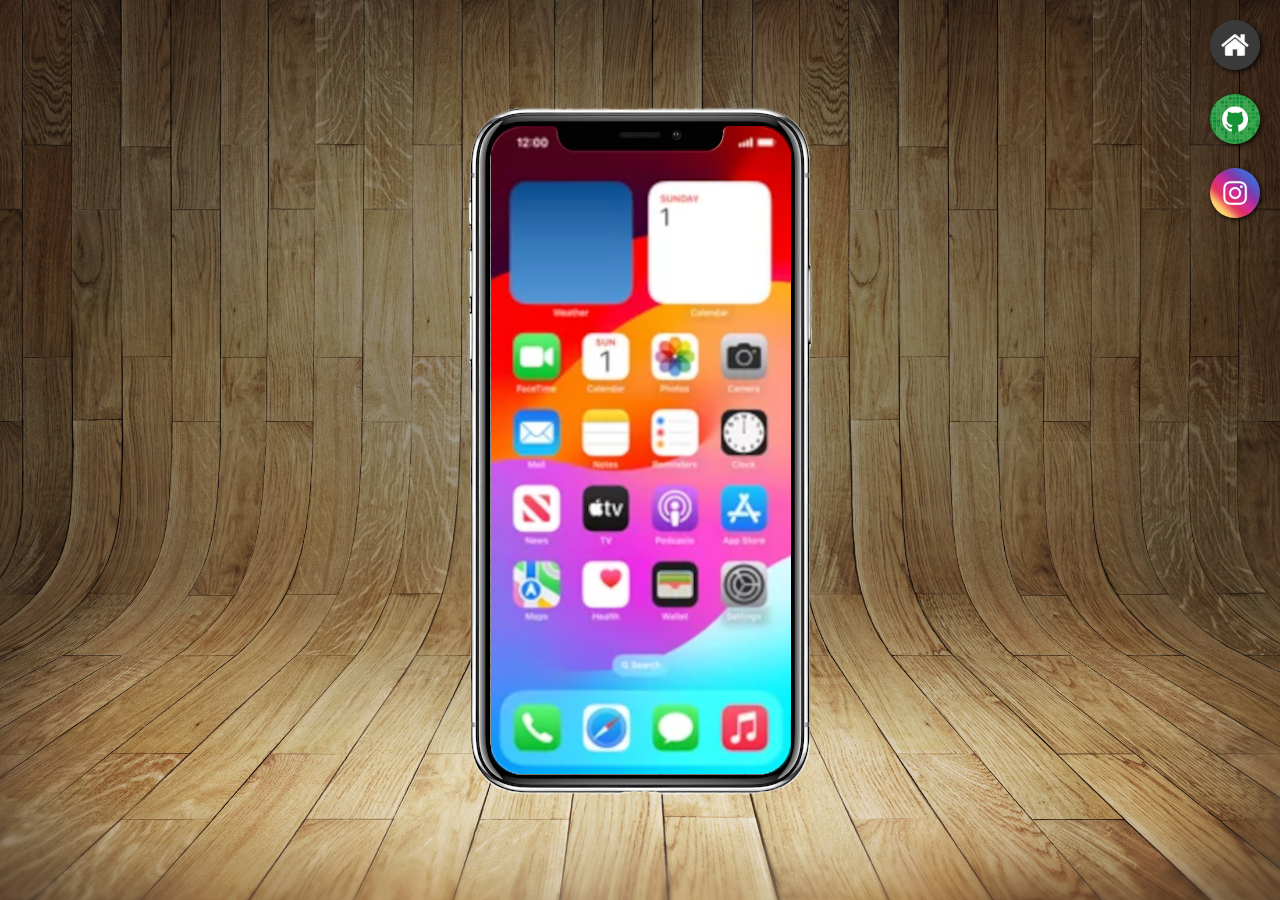
<file: index.html>
<!DOCTYPE html>
<html lang="pt-br">
<head>
    <meta charset="UTF-8">
    <meta name="viewport" content="width=device-width, initial-scale=1.0">
    <link rel="shortcut icon" href="favicon.ico" type="image/x-icon">
    <link rel="stylesheet" href="styles/style.css">
    <title>Projeto Redes Sociais</title>
</head>
<body>
    <main>
        <section id="telefone">
            <iframe src="home.html" name="tela" id="tela" frameborder="0">
                Seu navegador não é compatível com esse recurso.
            </iframe>
        </section>
        <section id="redes-sociais">
            <a href="./home.html" target="tela"><img src="./imagens/logo-home.jpg" alt="Home"></a>
            <br>
            <a href="./github.html" target="tela"><img src="./imagens/logo-github.jpg" alt="GitHub"></a>
            <br>
            <a href="./instagram.html" target="tela"><img src="./imagens/logo-instagram.jpg" alt="Instagram"></a>
        </section>

    </main>
</body>
</html>
</file>
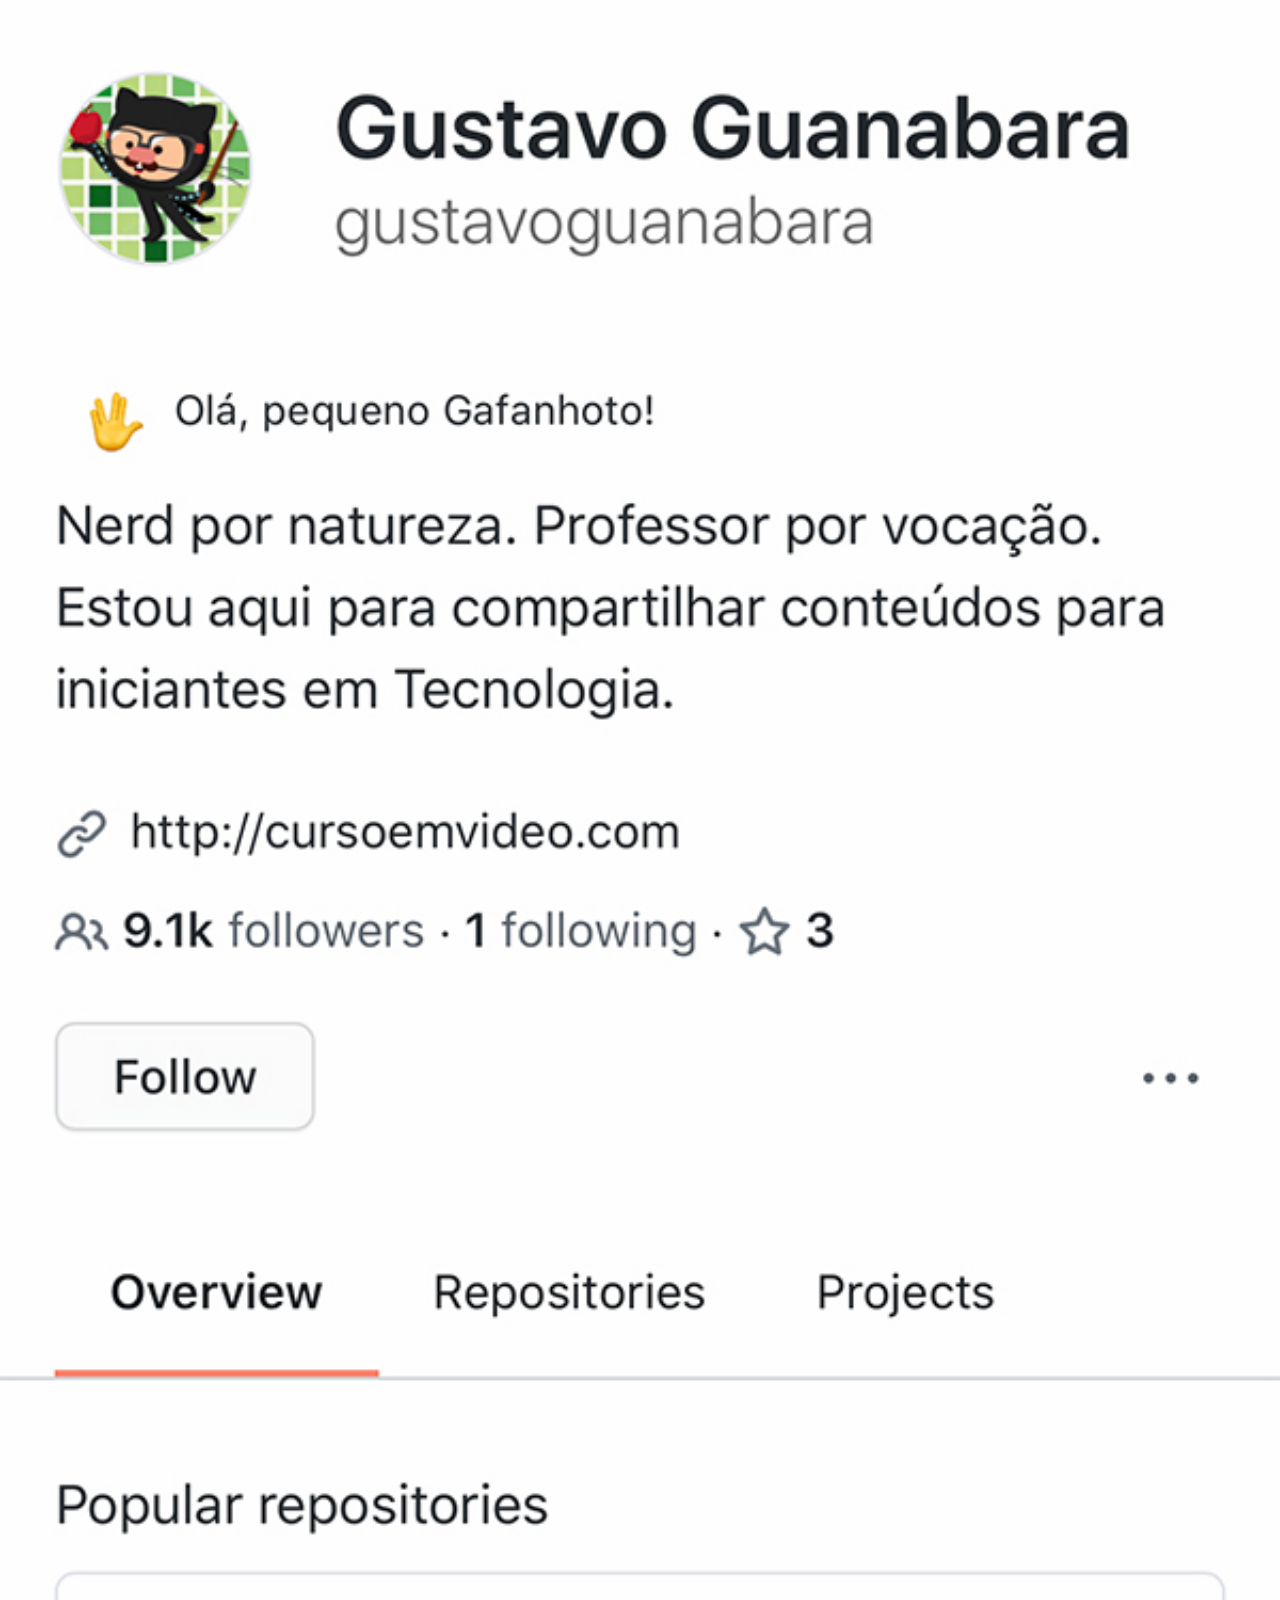
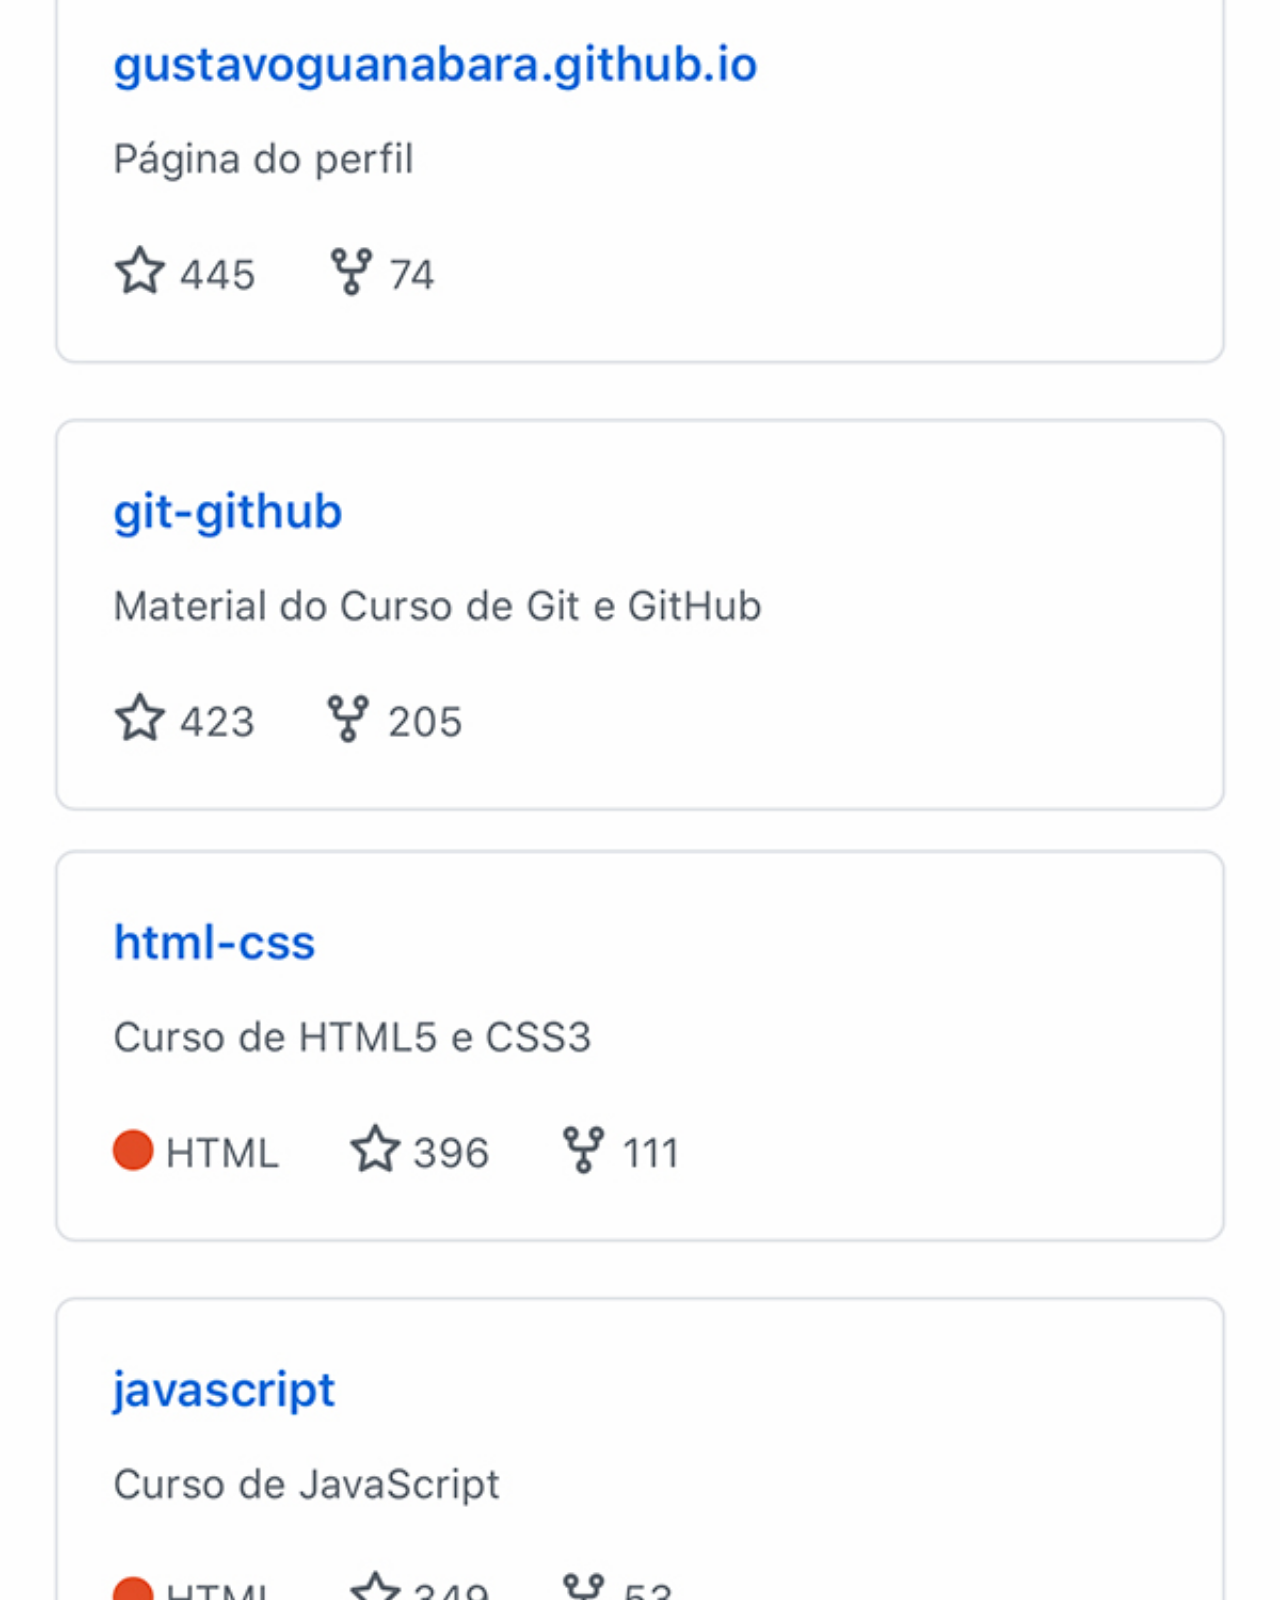
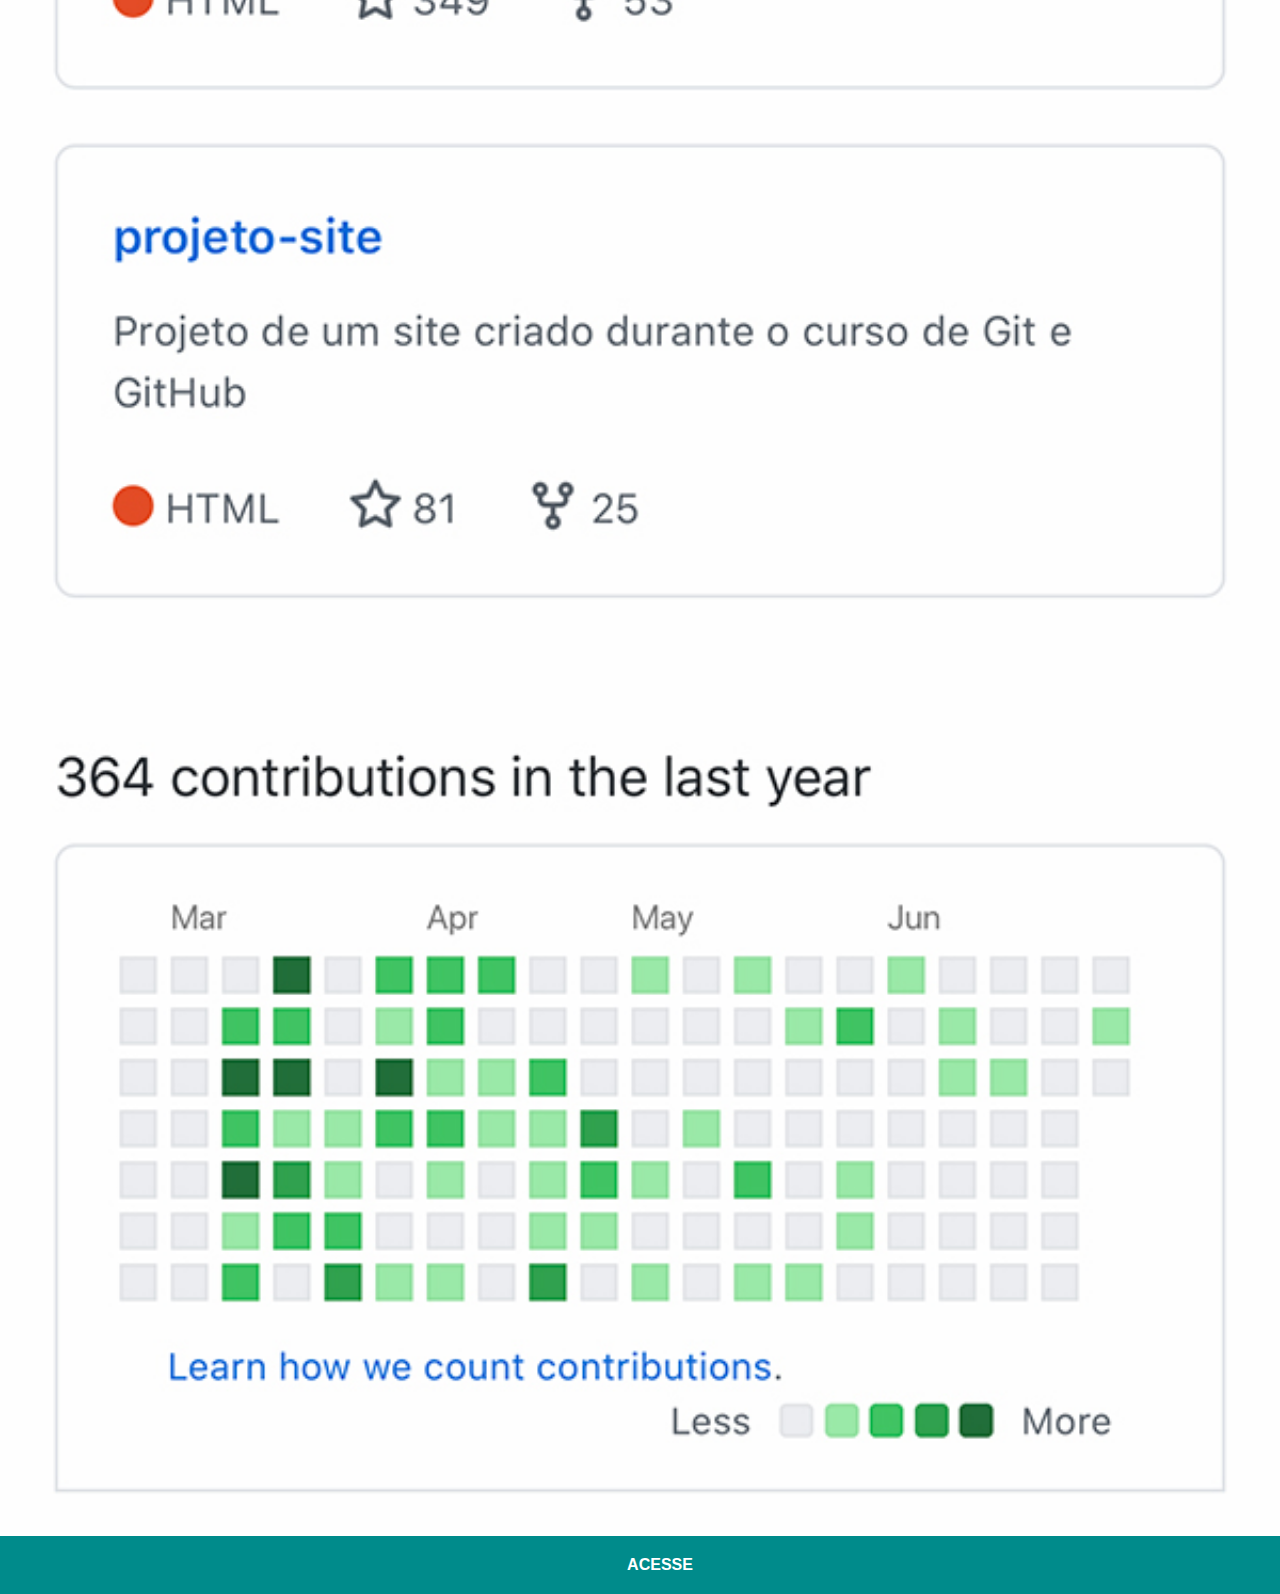
<file: github.html>
<!DOCTYPE html>
<html lang="pt-br">
<head>
    <meta charset="UTF-8">
    <meta name="viewport" content="width=device-width, initial-scale=1.0">
    <title>GitHub</title>
    <link rel="stylesheet" href="styles/social.css">
</head>
<body>
    <img src="./imagens/tela-github.jpg" alt="GitHub">
    <a href="https://github.com/wesleysantosprince" target="_blank">ACESSE</a>
</body>
</html>
</file>
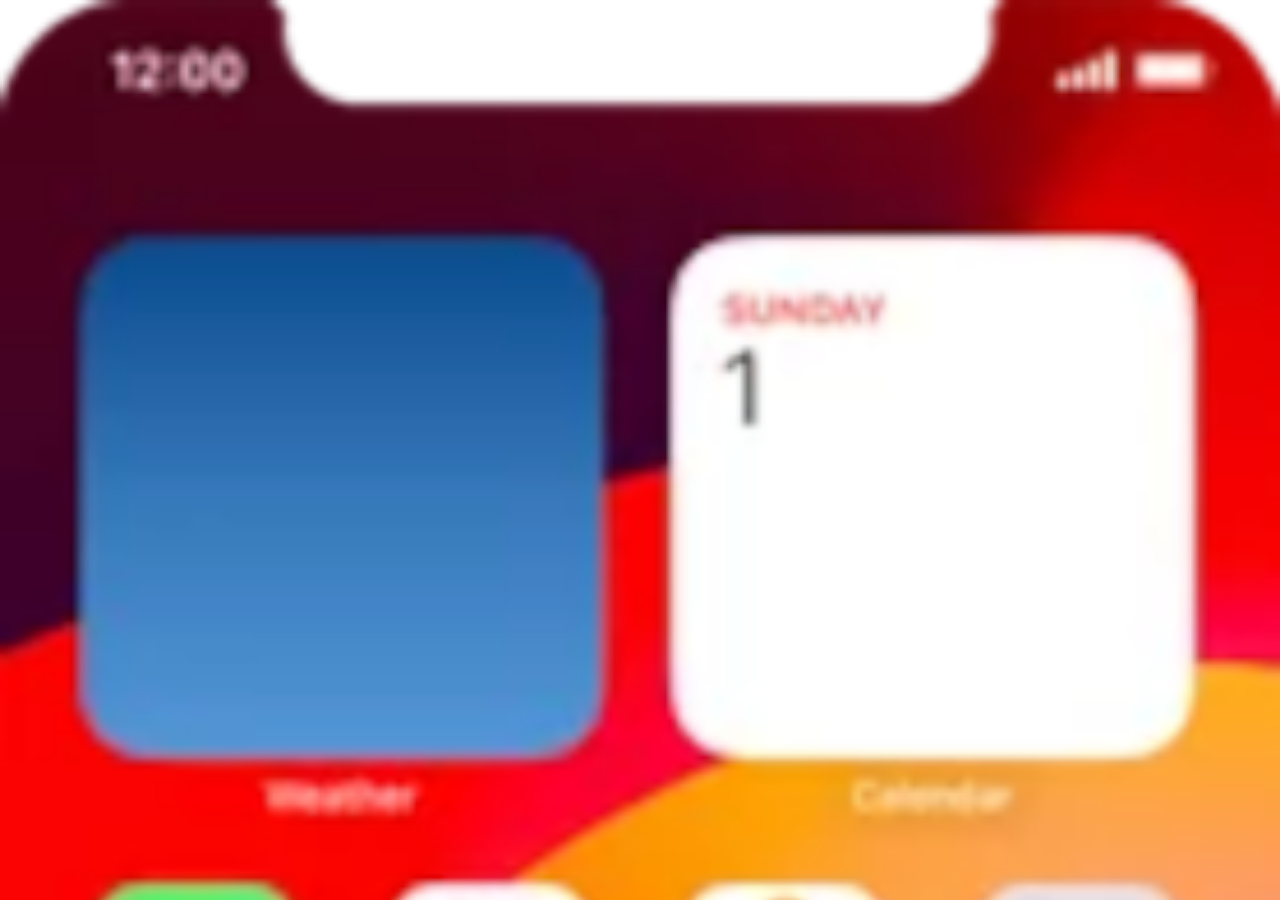
<file: home.html>
<!DOCTYPE html>
<html lang="pt-br">
<head>
    <meta charset="UTF-8">
    <meta name="viewport" content="width=device-width, initial-scale=1.0">
    <title>Home</title>
</head>
<style>
    * {
        margin: 0px;
        padding: 0px;
    }

    body {
        width: 100vw;
        height: 100vh;
        background: url('imagens/interface-home.png') no-repeat top center;
        background-size: cover;
    }
</style>
<body>
    
</body>
</html>
</file>
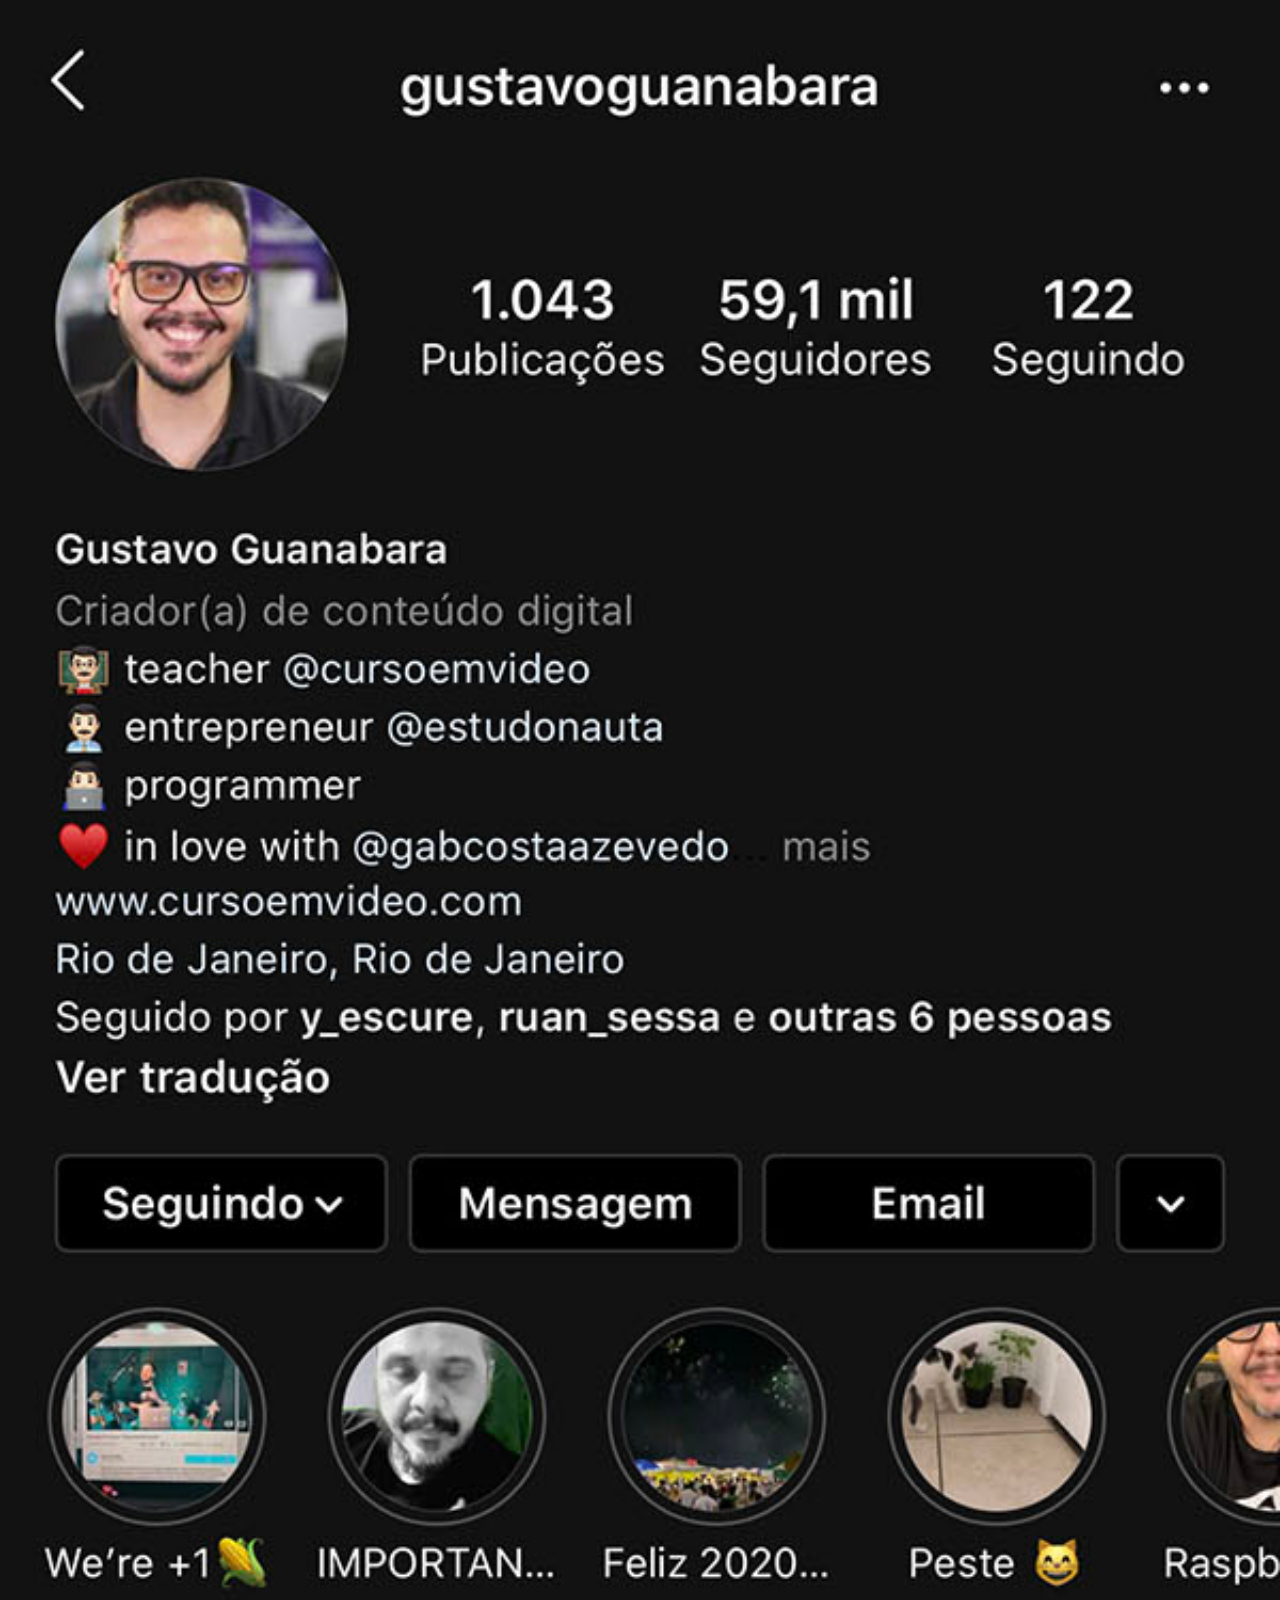
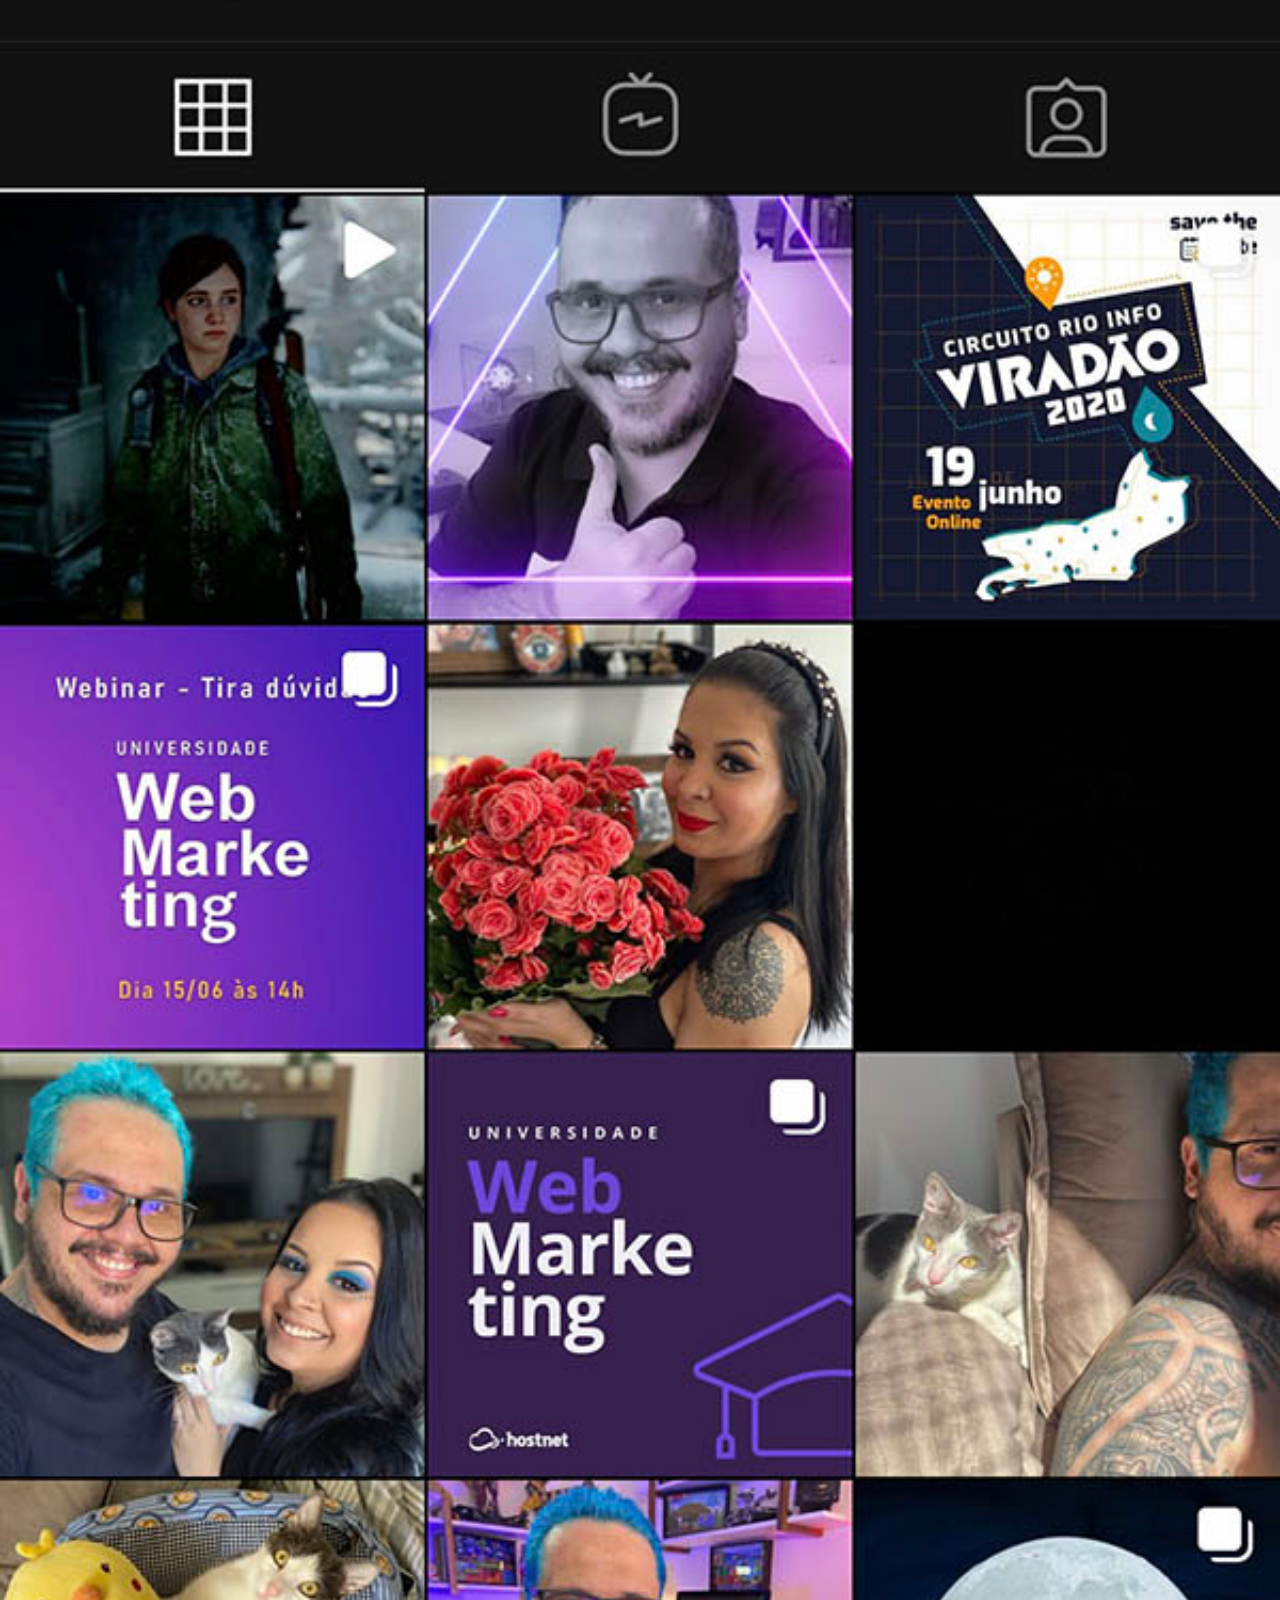
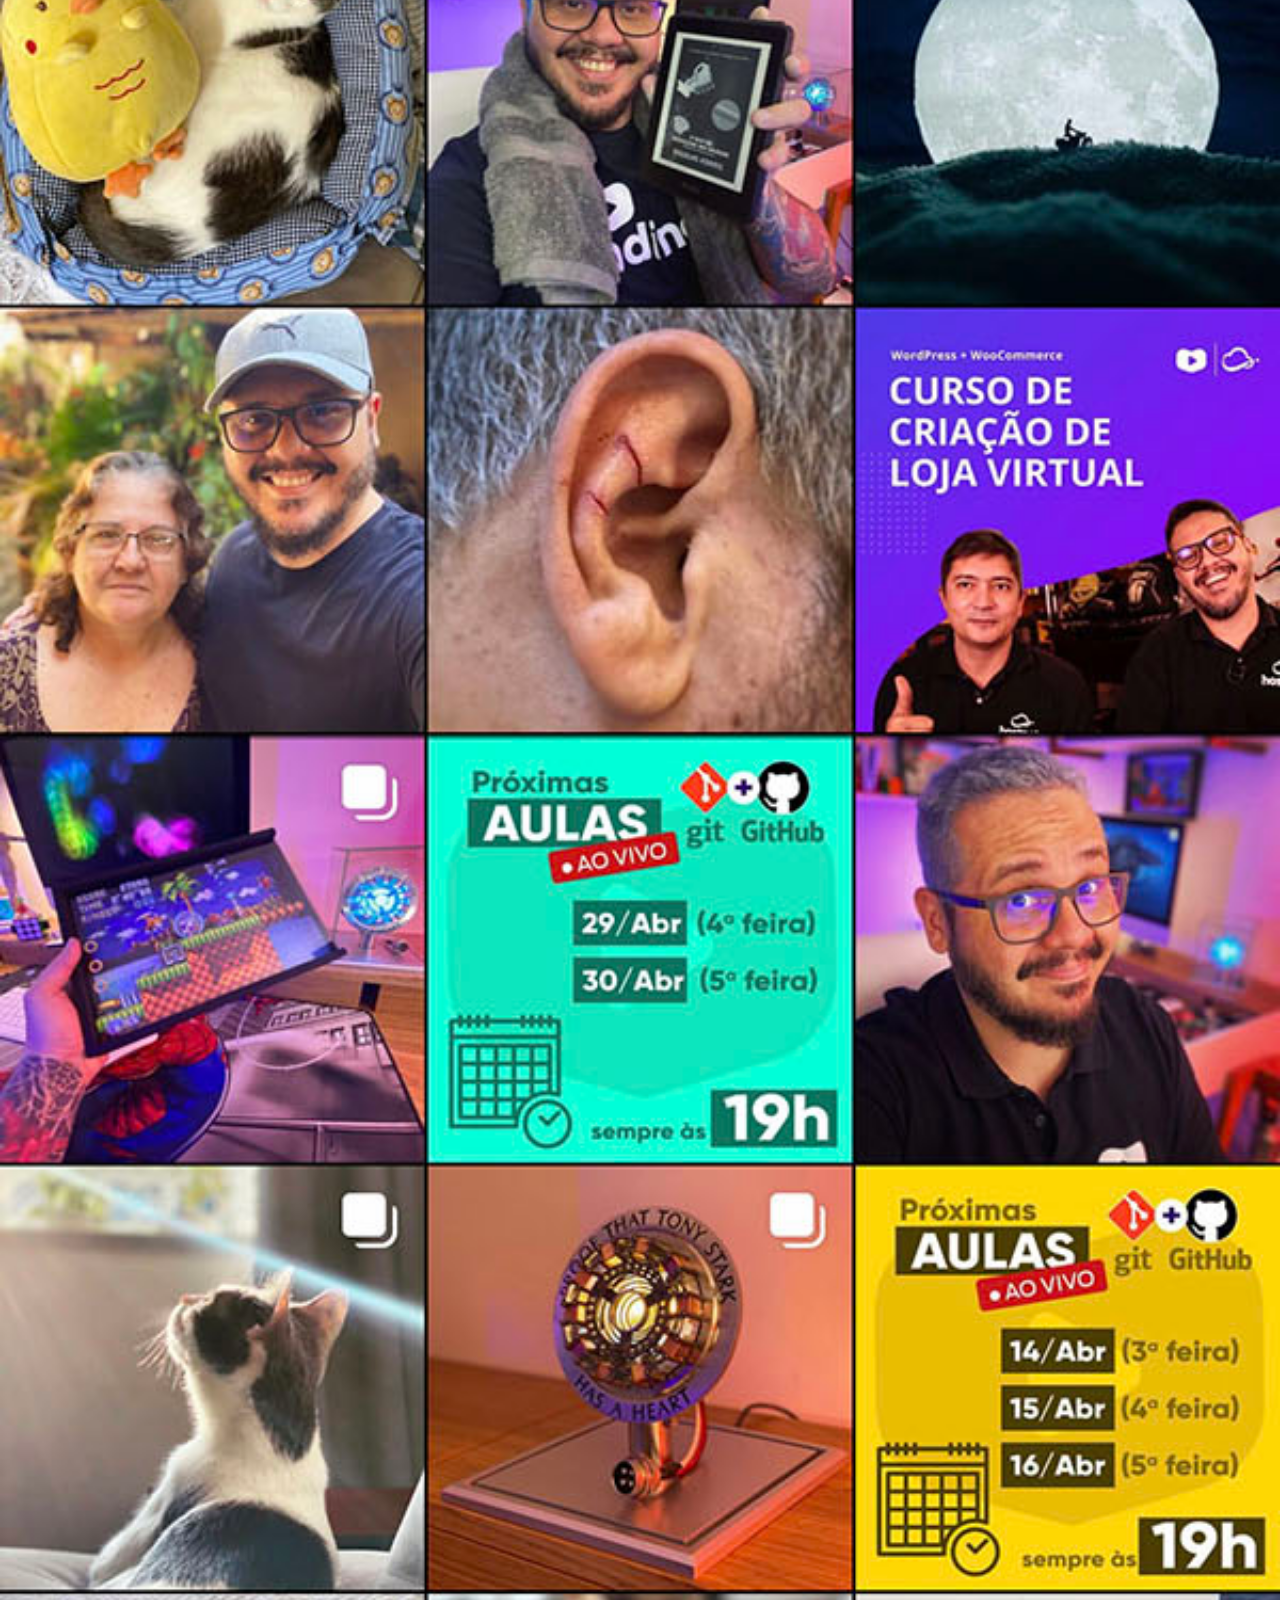
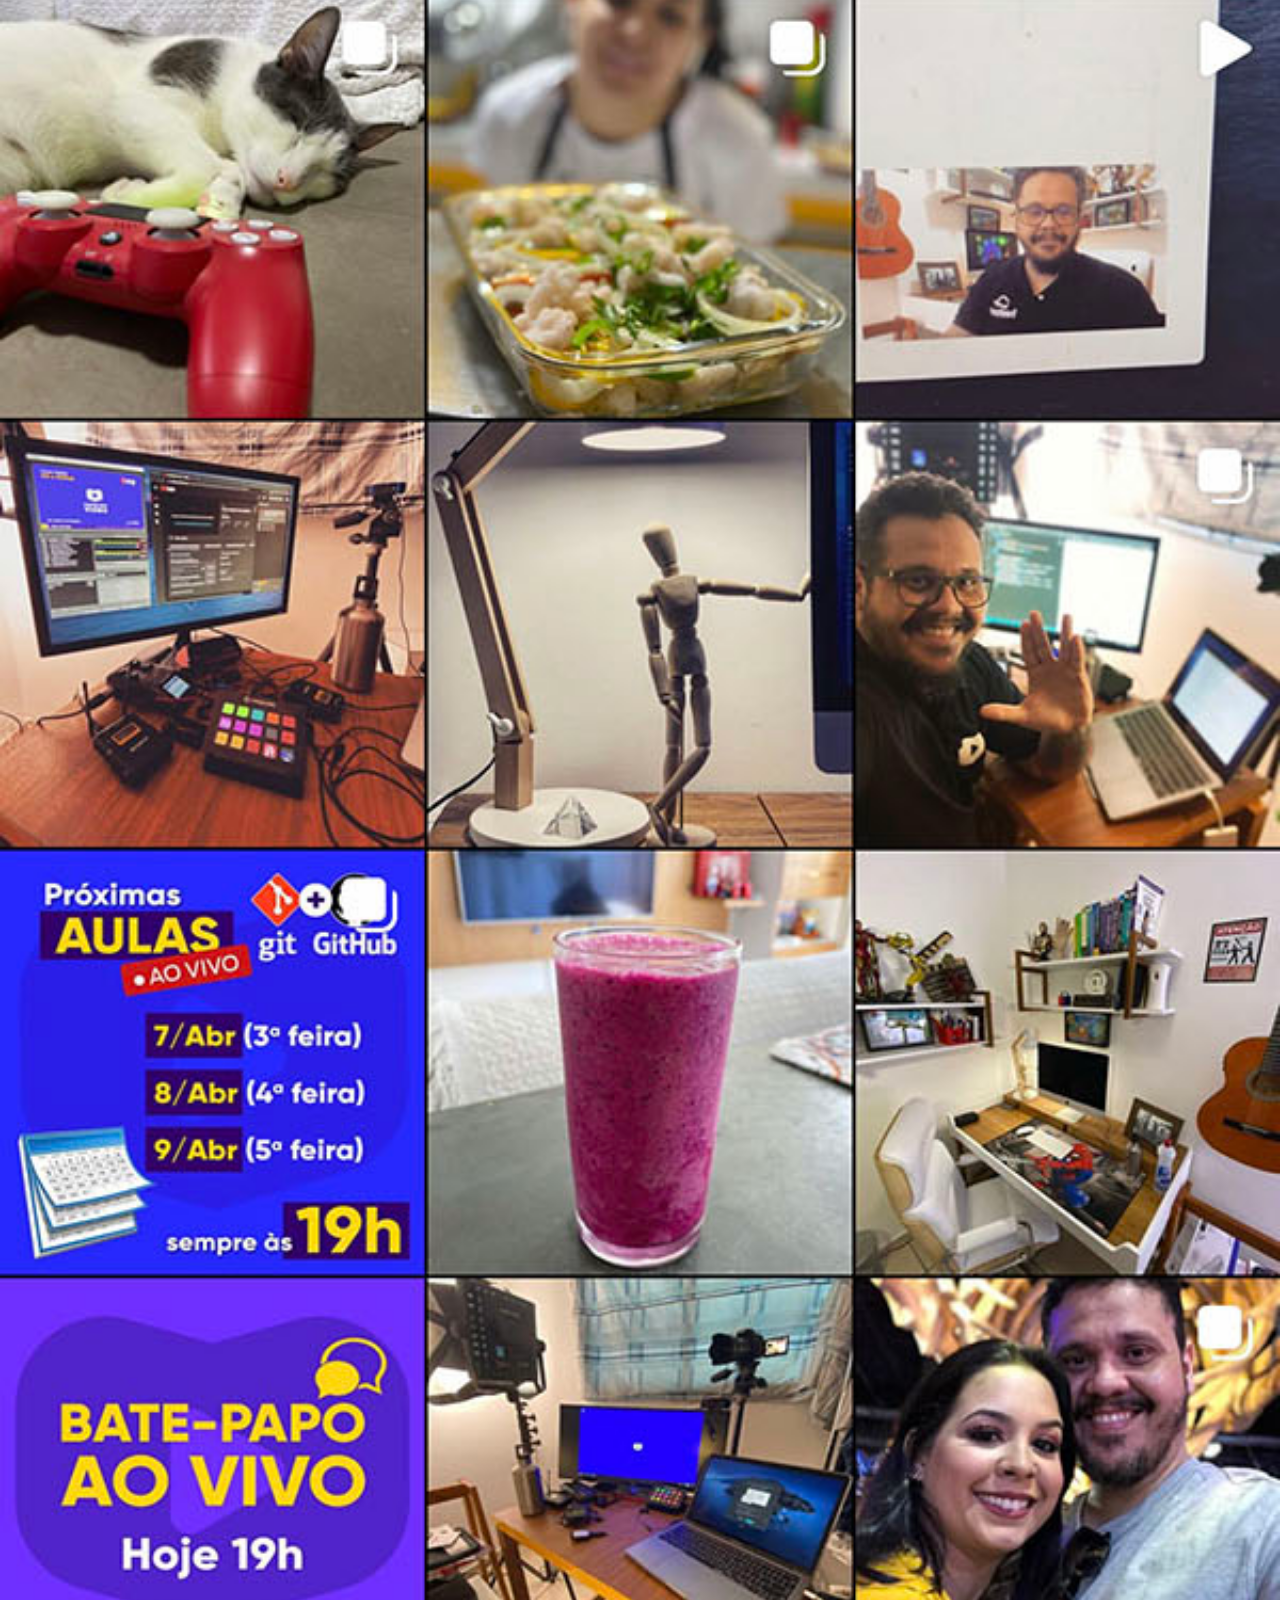
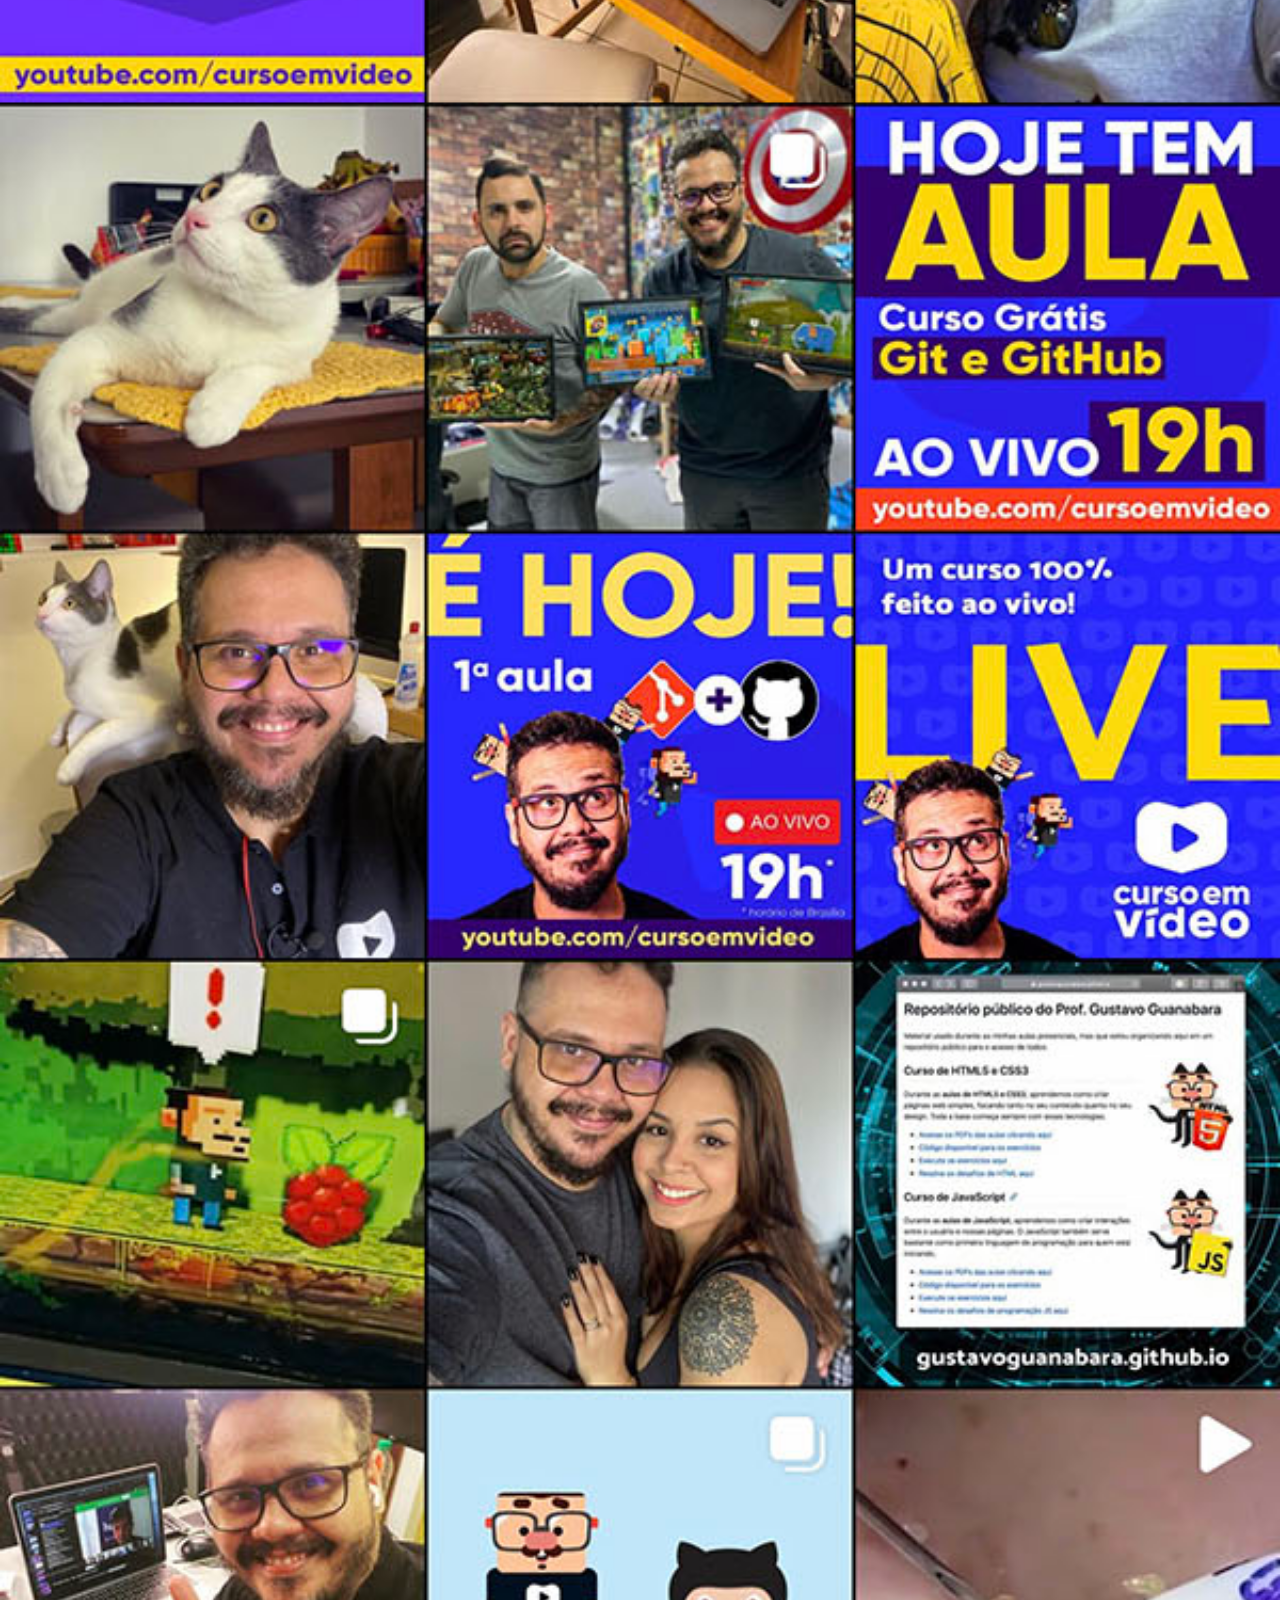
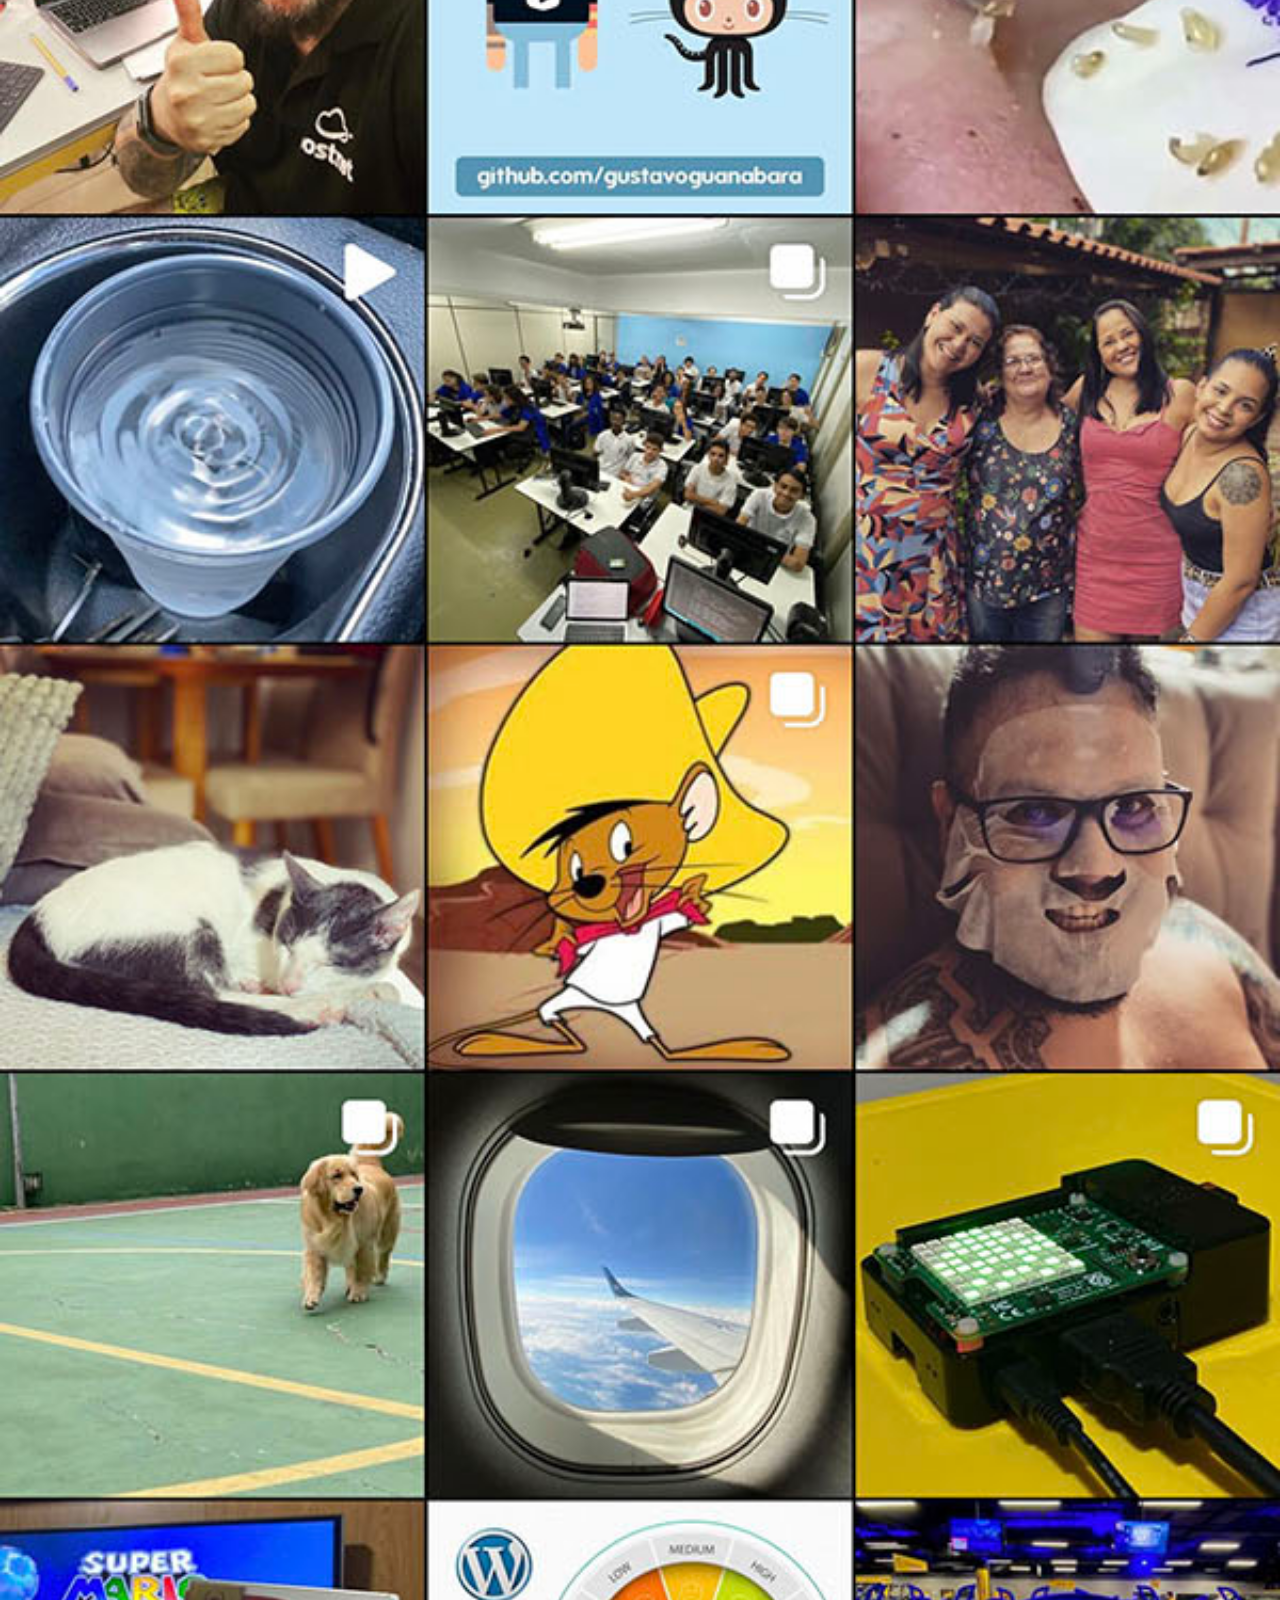
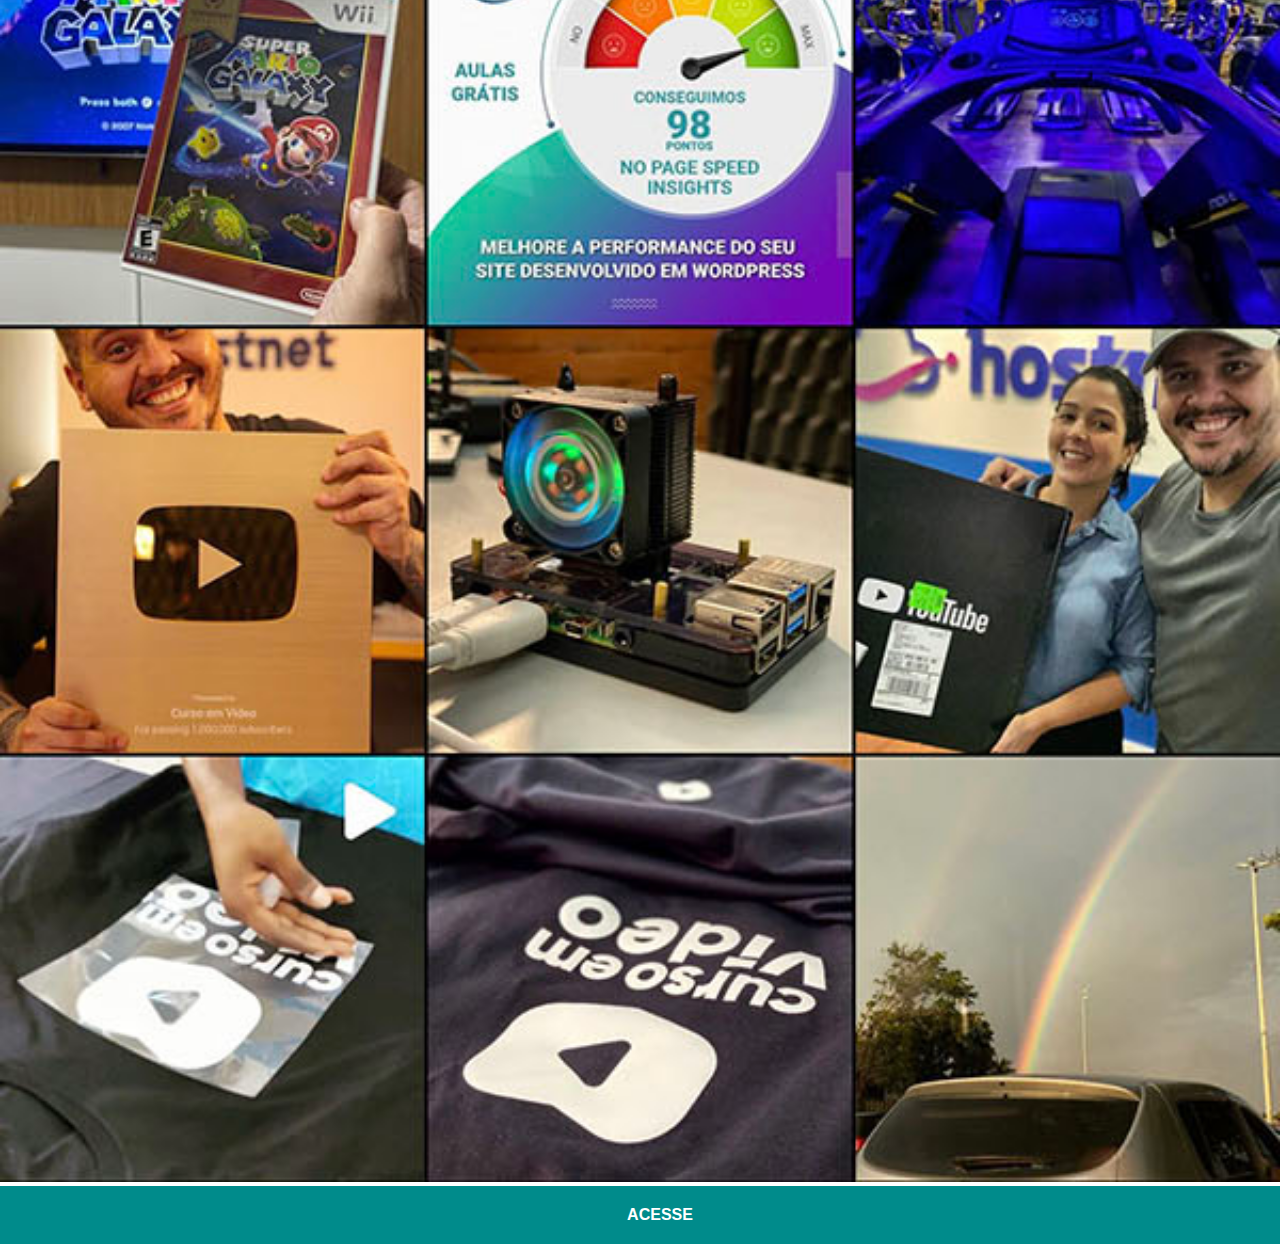
<file: instagram.html>
<!DOCTYPE html>
<html lang="pt-br">
<head>
    <meta charset="UTF-8">
    <meta name="viewport" content="width=device-width, initial-scale=1.0">
    <title>Instagram</title>
    <link rel="stylesheet" href="styles/social.css">
</head>
<body>
    <img src="./imagens/tela-instagram.jpg" alt="Instagram">
    <a href="https://www.instagram.com/wesleyprince_/" target="_blank">ACESSE</a>
</body>
</html>
</file>
<file: styles/style.css>
@charset "UTF-8";

* {
    margin: 0px;
    padding: 0px;
    font-family: Arial, Helvetica, sans-serif;
}

html, body {
    height: 100vh;
    width: 100vw;
    background-color: black;
}

body {
    background: url('../imagens/fundo-madeira.jpg') no-repeat top center;
    background-size: cover; /* cobrir toda a tela*/
    background-attachment: fixed;
}

main {
    height: 100vh;
    position: relative;
}

section#telefone {
    position: absolute;
    top: 50%;
    left: 50%;
    transform: translate(-50%, -50%); 

    height: 700px;
    width: 356px;
    background: url('../imagens/frame-iphone.png') no-repeat;
}

iframe#tela {
    position: relative;
    top: 26px;
    left: 29px;
    height: 648px;
    width: 300px;
}

section#redes-sociais {
    text-align: right;
    padding: 10px;
}

section#redes-sociais img{
    width: 50px;
    margin: 10px;
    border-radius: 50%;
    box-shadow: 2px 2px 5px rgba(0, 0, 0, 0.775);
    box-sizing: border-box;
}

section#redes-sociais img:hover {
    border: 2px solid rgba(255, 255, 255, 0.493);
    transform: translate(-2px);
    box-shadow: 5px 5px 10px black;
    transition: transform 0.3s;
}
</file>
<file: styles/social.css>
* {
    margin: 0px;
    padding: 0px;
    font-family: Arial, Helvetica, sans-serif;
}

::-webkit-scrollbar {
    width: 0px;
    height: 0px;
}

img {
    width: 100vw;
}

a {
    width: 100vw;
    display: block;
    background-color: darkcyan;
    color: white;
    padding: 20px;
    text-align: center;
    font-weight: bolder;
    text-decoration: none;
}
</file>
